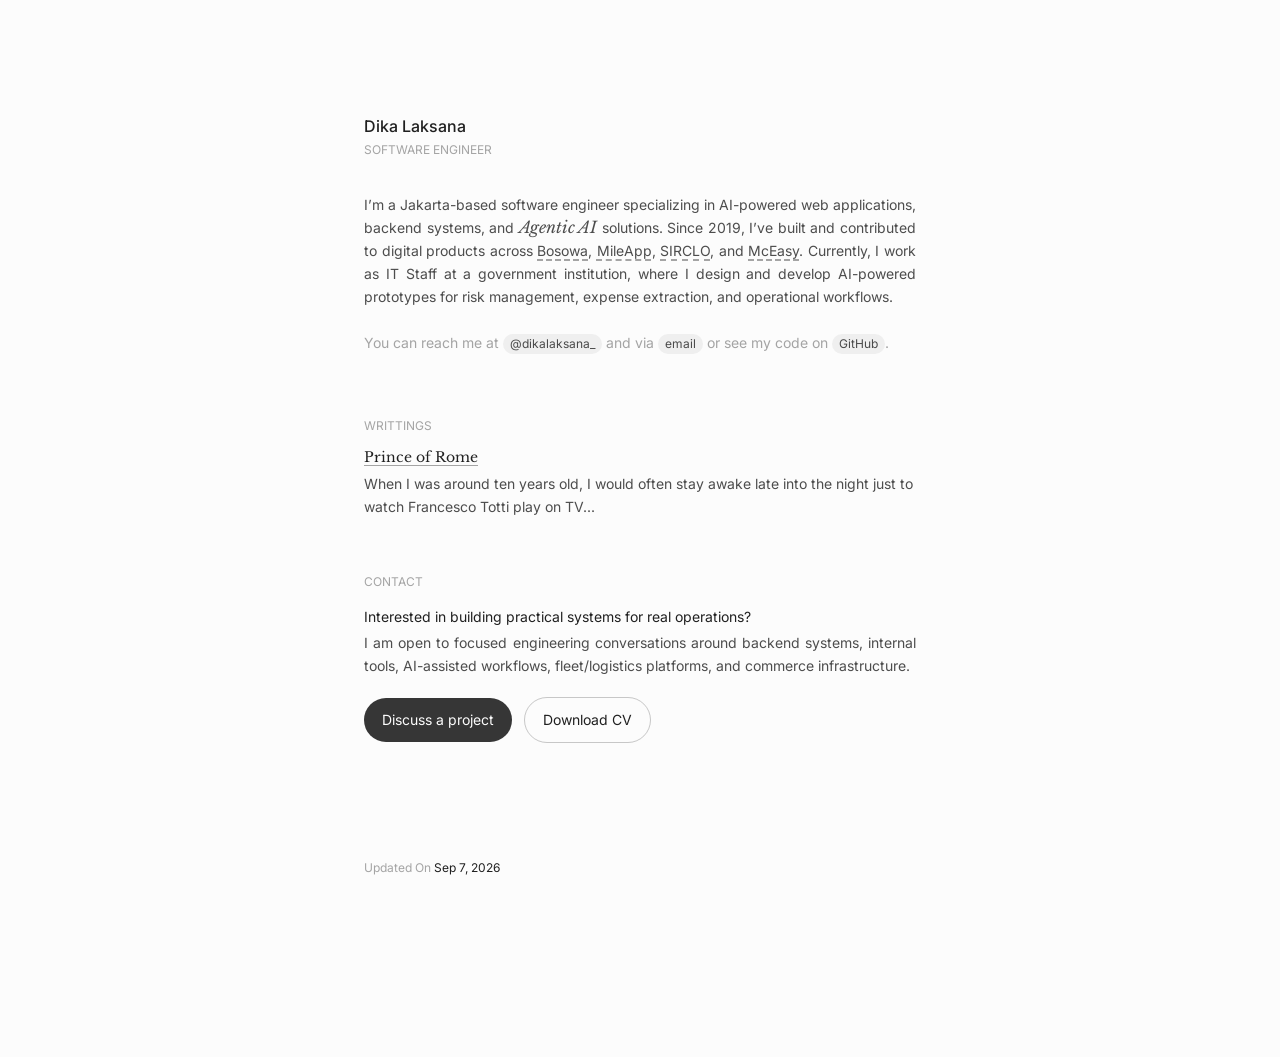
<file: index.html>
<!doctype html>
<html lang="en">
<head>
  <meta charset="utf-8">
  <meta name="viewport" content="width=device-width, initial-scale=1">
  <meta name="description" content="Dika Laksana Gusta is a Jakarta-based software engineer building AI-powered web applications, backend systems, and Agentic AI solutions.">
  <meta name="theme-color" content="#fcfcfc">
  <title>Dika Laksana</title>
  <link rel="icon" href="assets/favicon-white-circle.svg" type="image/svg+xml">
  <link rel="apple-touch-icon" href="assets/favicon-img-4463.jpg">
  <link rel="preconnect" href="https://fonts.googleapis.com">
  <link rel="preconnect" href="https://fonts.gstatic.com" crossorigin>
  <link rel="stylesheet" href="styles.css">
</head>
<body>
  <a class="skip-link" href="#main">Skip to content</a>
  <main class="portfolio" id="main">
    <header class="identity">
      <h1>Dika Laksana</h1>
      <p class="eyebrow">Software engineer</p>
    </header>
    <section aria-label="About me">
      <p class="bio-copy">I’m a Jakarta-based software engineer specializing in AI-powered web applications, backend systems, and <em class="serif-emphasis">Agentic AI</em> solutions. Since 2019, I’ve built and contributed to digital products across <span class="company-name">Bosowa</span>, <span class="company-name">MileApp</span>, <span class="company-name">SIRCLO</span>, and <span class="company-name">McEasy</span>. Currently, I work as IT Staff at a government institution, where I design and develop AI-powered prototypes for risk management, expense extraction, and operational workflows.</p>
      <p class="social">You can reach me at <a href="https://www.threads.com/dikalaksana_" target="_blank" rel="noopener noreferrer">@dikalaksana_</a> and via <a href="mailto:gustalaksanadika@gmail.com" target="_blank" rel="noopener noreferrer">email</a> or see my code on <a href="https://github.com/laksanagusta" target="_blank" rel="noopener noreferrer">GitHub</a>.</p>
    </section>
    <section class="writing" aria-labelledby="writings-heading">
      <h2 class="eyebrow" id="writings-heading">Writtings</h2>
      <article>
        <h3 class="writing-title"><a href="https://medium.com/@dikalaksana22/bootleg-the-biggest-heartbreak-of-my-life-prince-of-rome-0eb947a6760c" target="_blank" rel="noopener noreferrer">Prince of Rome</a></h3>
        <p>When I was around ten years old, I would often stay awake late into the night just to watch Francesco Totti play on TV...</p>
      </article>
    </section>
    <section class="contact" aria-labelledby="contact-heading">
      <h2 class="eyebrow" id="contact-heading">Contact</h2>
      <p class="contact-lead">Interested in building practical systems for real operations?</p>
      <p>I am open to focused engineering conversations around backend systems, internal tools, AI-assisted workflows, fleet/logistics platforms, and commerce infrastructure.</p>
      <div class="action-row">
        <a class="button" href="#contact-options" data-contact-trigger aria-haspopup="dialog" aria-expanded="false">Discuss a project</a>
        <a class="button button-secondary" href="assets/dika-laksana-cv.pdf" target="_blank" rel="noopener noreferrer" aria-label="Open CV PDF in a new tab">Download CV</a>
      </div>
    </section>
    <footer class="updated">Updated On <time datetime="2026-09-07">Sep 7, 2026</time></footer>
  </main>
  <dialog class="contact-popover" id="contact-options" aria-labelledby="contact-options-title">
    <div class="popover-card">
      <button class="popover-close" type="button" data-contact-close aria-label="Close contact options"><svg class="popover-close-icon" viewBox="0 0 24 24" aria-hidden="true"><path d="M6 6l12 12M18 6L6 18" /></svg></button>
      <h2 id="contact-options-title">Choose a way to connect</h2>
      <div class="contact-options">
        <a class="contact-option" href="mailto:gustalaksanadika@gmail.com?subject=Let%E2%80%99s%20discuss%20a%20project" target="_blank" rel="noopener noreferrer"><span class="contact-option-label">Email</span><span class="contact-option-value">gustalaksanadika@gmail.com</span><span class="contact-option-arrow" aria-hidden="true">↗</span></a>
        <a class="contact-option" href="https://wa.me/6281336110224" target="_blank" rel="noopener noreferrer"><span class="contact-option-label">WhatsApp</span><span class="contact-option-value">Chat on WhatsApp</span><span class="contact-option-arrow" aria-hidden="true">↗</span></a>
      </div>
    </div>
  </dialog>
  <script src="script.js" defer></script>
</body>
</html>
</file>
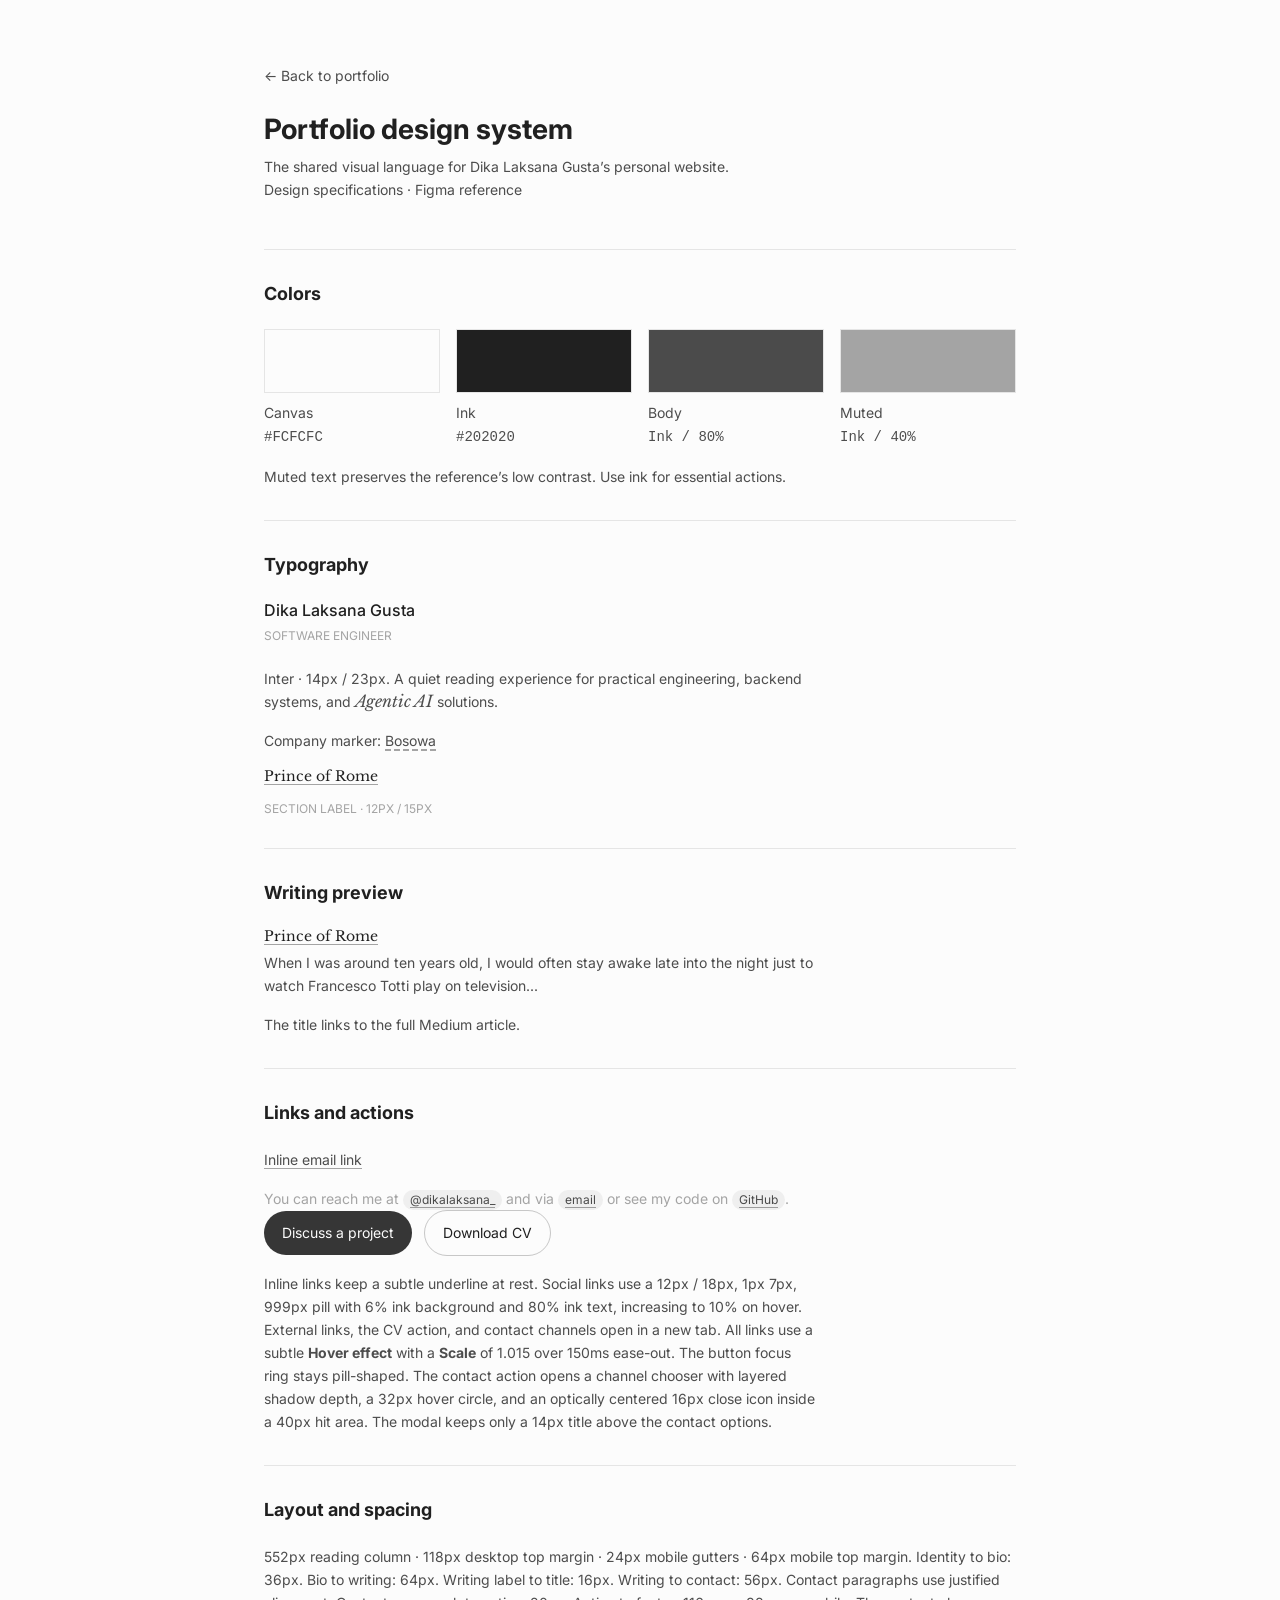
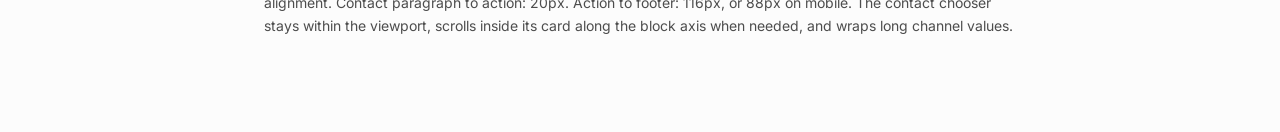
<file: design-system.html>
<!doctype html>
<html lang="en">
<head>
  <meta charset="utf-8">
  <meta name="viewport" content="width=device-width, initial-scale=1">
  <title>Design system — Dika Laksana Gusta</title>
  <link rel="icon" href="assets/favicon-white-circle.svg" type="image/svg+xml">
  <link rel="stylesheet" href="styles.css">
</head>
<body>
  <main class="system">
    <header><a href="index.html">← Back to portfolio</a><h1>Portfolio design system</h1><p>The shared visual language for Dika Laksana Gusta’s personal website.</p><p><a href="DESIGN.md">Design specifications</a> · <a href="https://www.figma.com/design/Manamb9xBMMkLMpvawxw1Z/Personal-Web?node-id=7-2" target="_blank" rel="noopener noreferrer">Figma reference</a></p></header>
    <section class="system-section"><h2>Colors</h2><div class="swatches">
      <div><span class="swatch" style="--swatch:var(--background)"></span>Canvas<br><code>#FCFCFC</code></div>
      <div><span class="swatch" style="--swatch:var(--ink)"></span>Ink<br><code>#202020</code></div>
      <div><span class="swatch" style="--swatch:var(--body)"></span>Body<br><code>Ink / 80%</code></div>
      <div><span class="swatch" style="--swatch:var(--muted)"></span>Muted<br><code>Ink / 40%</code></div>
    </div><p class="system-note">Muted text preserves the reference’s low contrast. Use ink for essential actions.</p></section>
    <section class="system-section"><h2>Typography</h2><div class="specimen">
      <header class="identity"><h3 style="font-size:16px;font-weight:500;line-height:20px;color:var(--ink)">Dika Laksana Gusta</h3><p class="eyebrow">Software engineer</p></header>
      <p>Inter · 14px / 23px. A quiet reading experience for practical engineering, backend systems, and <em class="serif-emphasis">Agentic AI</em> solutions.</p>
      <p>Company marker: <span class="company-name">Bosowa</span></p>
      <p class="writing-title"><a href="https://medium.com/@dikalaksana22/bootleg-the-biggest-heartbreak-of-my-life-prince-of-rome-0eb947a6760c" target="_blank" rel="noopener noreferrer">Prince of Rome</a></p><p class="eyebrow">Section label · 12px / 15px</p>
    </div></section>
    <section class="system-section"><h2>Writing preview</h2><article class="specimen"><h3 class="writing-title"><a href="https://medium.com/@dikalaksana22/bootleg-the-biggest-heartbreak-of-my-life-prince-of-rome-0eb947a6760c" target="_blank" rel="noopener noreferrer">Prince of Rome</a></h3><p>When I was around ten years old, I would often stay awake late into the night just to watch Francesco Totti play on television...</p></article><p class="system-note">The title links to the full Medium article.</p></section>
    <section class="system-section"><h2>Links and actions</h2><div class="specimen"><p><a href="mailto:gustalaksanadika@gmail.com" target="_blank" rel="noopener noreferrer">Inline email link</a></p><p class="social">You can reach me at <a href="https://www.instagram.com/dikalaksana_" target="_blank" rel="noopener noreferrer">@dikalaksana_</a> and via <a href="mailto:gustalaksanadika@gmail.com" target="_blank" rel="noopener noreferrer">email</a> or see my code on <a href="https://github.com/laksanagusta" target="_blank" rel="noopener noreferrer">GitHub</a>.</p><div class="action-row"><a class="button" href="#contact-options" data-contact-trigger aria-haspopup="dialog" aria-expanded="false">Discuss a project</a><a class="button button-secondary" href="assets/dika-laksana-cv.pdf" target="_blank" rel="noopener noreferrer" aria-label="Open CV PDF in a new tab">Download CV</a></div><p class="system-note">Inline links keep a subtle underline at rest. Social links use a 12px / 18px, 1px 7px, 999px pill with 6% ink background and 80% ink text, increasing to 10% on hover. External links, the CV action, and contact channels open in a new tab. All links use a subtle <strong>Hover effect</strong> with a <strong>Scale</strong> of 1.015 over 150ms ease-out. The button focus ring stays pill-shaped. The contact action opens a channel chooser with layered shadow depth, a 32px hover circle, and an optically centered 16px close icon inside a 40px hit area. The modal keeps only a 14px title above the contact options.</p></div></section>
    <section class="system-section"><h2>Layout and spacing</h2><p>552px reading column · 118px desktop top margin · 24px mobile gutters · 64px mobile top margin. Identity to bio: 36px. Bio to writing: 64px. Writing label to title: 16px. Writing to contact: 56px. Contact paragraphs use justified alignment. Contact paragraph to action: 20px. Action to footer: 116px, or 88px on mobile. The contact chooser stays within the viewport, scrolls inside its card along the block axis when needed, and wraps long channel values.</p></section>
  </main>
  <dialog class="contact-popover" id="contact-options" aria-labelledby="contact-options-title">
    <div class="popover-card">
      <button class="popover-close" type="button" data-contact-close aria-label="Close contact options"><svg class="popover-close-icon" viewBox="0 0 24 24" aria-hidden="true"><path d="M6 6l12 12M18 6L6 18" /></svg></button>
      <h2 id="contact-options-title">Choose a way to connect</h2>
      <div class="contact-options">
        <a class="contact-option" href="mailto:gustalaksanadika@gmail.com?subject=Let%E2%80%99s%20discuss%20a%20project" target="_blank" rel="noopener noreferrer"><span class="contact-option-label">Email</span><span class="contact-option-value">gustalaksanadika@gmail.com</span><span class="contact-option-arrow" aria-hidden="true">↗</span></a>
        <a class="contact-option" href="https://wa.me/6281336110224" target="_blank" rel="noopener noreferrer"><span class="contact-option-label">WhatsApp</span><span class="contact-option-value">Chat on WhatsApp</span><span class="contact-option-arrow" aria-hidden="true">↗</span></a>
      </div>
    </div>
  </dialog>
  <script src="script.js" defer></script>
</body>
</html>
</file>
<file: styles.css>
@import url('https://fonts.googleapis.com/css2?family=Inter:wght@400;500&family=Libre+Baskerville:ital,wght@0,400;1,400&display=swap');

:root {
  color-scheme: light;
  --background: #fcfcfc;
  --ink: #202020;
  --body: rgb(32 32 32 / 80%);
  --muted: rgb(32 32 32 / 40%);
  --action: #363636;
  --column: 552px;
  --sans: 'Inter', system-ui, sans-serif;
  --serif: 'Libre Baskerville', Georgia, 'Times New Roman', serif;
}

* { box-sizing: border-box; }
body { margin: 0; background: var(--background); color: var(--body); font: 400 14px/23px var(--sans); -webkit-font-smoothing: antialiased; }
a { display: inline-block; color: inherit; text-decoration: none; text-underline-offset: 3px; transform-origin: center; transition: transform 150ms ease-out, text-decoration-color 150ms ease; }
a:hover { text-decoration: underline; transform: scale(1.015); }
a:focus-visible { outline: 2px solid var(--ink); outline-offset: 5px; border-radius: 2px; }
p, h1, h2, h3 { margin: 0; }
.portfolio { width: min(var(--column), calc(100% - 48px)); margin: 118px auto 0; padding-bottom: 180px; }
.identity { margin-bottom: 36px; }
.identity h1 { color: var(--ink); font-size: 16px; font-weight: 500; line-height: 16px; }
.eyebrow { color: var(--muted); font-size: 12px; font-weight: 400; line-height: 15px; text-transform: uppercase; }
.identity .eyebrow { margin-top: 8px; }
.bio-copy { text-align: justify; }
.serif-emphasis { font-family: var(--serif); font-size: 16px; }
.company-name { text-decoration-line: underline; text-decoration-style: dashed; text-decoration-color: var(--muted); text-decoration-thickness: 2px; text-underline-offset: 3px; }
.social { margin-top: 23px; color: var(--muted); }
.social a { padding-block: 1px; padding-inline: 7px; border-radius: 999px; background: rgb(32 32 32 / 6%); color: rgb(32 32 32 / 80%); font-size: 12px; line-height: 18px; text-decoration: none; }
.social a:hover { background: rgb(32 32 32 / 10%); color: rgb(32 32 32 / 80%); text-decoration: none; }
.writing-title a,
.specimen a:not(.button) { text-decoration-line: underline; text-decoration-color: var(--muted); }
.writing { margin-top: 64px; }
.writing .eyebrow { margin-bottom: 16px; }
.writing-title { color: var(--ink); font: 400 14px/17px var(--serif); margin-bottom: 6px; }
.contact { margin-top: 56px; }
.contact .eyebrow { margin-bottom: 16px; }
.contact > p { text-align: justify; }
.contact-lead { color: var(--ink); margin-bottom: 3px; }
.action-row { display: flex; flex-wrap: wrap; align-items: center; gap: 12px; }
.button { display: inline-flex; align-items: center; justify-content: center; min-height: 44px; padding: 12px 18px; border-radius: 999px; background: var(--action); color: var(--background); font: 400 14px/20px var(--sans); transition: background-color 150ms ease, transform 150ms ease-out; }
.button:hover { background: var(--ink); text-decoration: none; }
.button:focus-visible { border-radius: 999px; }
.button-secondary { border: 1px solid rgb(32 32 32 / 24%); background: transparent; color: var(--ink); }
.button-secondary:hover { border-color: rgb(32 32 32 / 40%); background: rgb(32 32 32 / 6%); color: var(--ink); }
.contact .action-row { margin-top: 20px; }
.updated { margin-top: 116px; color: var(--muted); font-size: 12px; line-height: 18px; }
.updated time { color: var(--ink); }
.contact-popover { width: min(440px, calc(100vw - 32px)); max-width: none; max-block-size: calc(100dvh - 32px); overflow: visible; margin: auto; padding: 0; border: 0; background: transparent; color: var(--body); opacity: 0; transform: translateY(10px) scale(.98); transition: opacity 280ms cubic-bezier(.2, 0, 0, 1), transform 280ms cubic-bezier(.2, 0, 0, 1); }
.contact-popover.is-visible { opacity: 1; transform: translateY(0) scale(1); }
.contact-popover.is-closing { opacity: 0; transform: translateY(4px) scale(.985); transition-duration: 180ms; transition-timing-function: cubic-bezier(.3, 0, 1, 1); }
.contact-popover::backdrop { background: rgb(255 255 255 / 0%); -webkit-backdrop-filter: blur(0); backdrop-filter: blur(0); transition: background-color 280ms cubic-bezier(.2, 0, 0, 1), backdrop-filter 280ms cubic-bezier(.2, 0, 0, 1); }
.contact-popover.is-visible::backdrop { background: rgb(255 255 255 / 72%); -webkit-backdrop-filter: blur(4px); backdrop-filter: blur(4px); }
.contact-popover.is-closing::backdrop { background: rgb(255 255 255 / 0%); -webkit-backdrop-filter: blur(0); backdrop-filter: blur(0); transition-duration: 180ms; transition-timing-function: cubic-bezier(.3, 0, 1, 1); }
.popover-card { position: relative; max-block-size: calc(100dvh - 32px); overflow-x: hidden; overflow-y: auto; padding: 28px; border: 0; border-radius: 18px; background: var(--background); box-shadow: 0 0 2px rgb(32 32 32 / 12%), 0 10px 24px rgb(32 32 32 / 8%); }
.popover-close { position: absolute; inset-block-start: 16px; inset-inline-end: 16px; display: grid; width: 40px; height: 40px; place-items: center; padding: 0; border: 0; border-radius: 50%; background: transparent; color: var(--muted); cursor: pointer; line-height: 0; transition: color 150ms ease-out; }
.popover-close::before { position: absolute; inset: 4px; border-radius: 50%; background: transparent; content: ''; pointer-events: none; transition: background-color 150ms ease-out; }
.popover-close-icon { position: relative; z-index: 1; display: block; width: 16px; height: 16px; transform: translateY(-.5px); }
.popover-close-icon path { fill: none; stroke: currentColor; stroke-width: 1.75; stroke-linecap: square; }
.popover-close:hover { color: var(--ink); }
.popover-close:hover::before { background: rgb(32 32 32 / 7%); }
.popover-card h2 { max-width: 300px; margin-top: 0; color: var(--ink); font-size: 14px; font-weight: 500; line-height: 20px; text-wrap: balance; }
.contact-options { display: grid; gap: 12px; margin-top: 24px; }
.contact-option { position: relative; display: flex; flex-direction: column; gap: 4px; padding-block: 16px; padding-inline: 17px 42px; border: 1px solid rgb(32 32 32 / 13%); border-radius: 12px; background: var(--background); transition: border-color 150ms ease-out, background-color 150ms ease-out, transform 150ms ease-out; }
.contact-option:hover { border-color: rgb(32 32 32 / 28%); background: #fff; text-decoration: none; }
.contact-option-label { color: var(--muted); font-size: 11px; line-height: 15px; text-transform: uppercase; letter-spacing: .08em; }
.contact-option-value { min-inline-size: 0; color: var(--ink); font-size: 14px; line-height: 20px; overflow-wrap: anywhere; }
.contact-option-arrow { position: absolute; inset-block-start: 50%; inset-inline-end: 17px; color: var(--muted); font-size: 20px; line-height: 1; transform: translateY(-50%); }
.skip-link { position: absolute; inset-block-start: 16px; inset-inline-start: 24px; padding: 8px 12px; background: var(--ink); color: var(--background); transform: translateY(-200%); }
.skip-link:focus { transform: translateY(0); }
.system { max-width: 800px; margin: 64px auto; padding: 0 24px; }
.system > header { margin-bottom: 48px; }
.system > header h1 { margin: 24px 0 8px; font-size: 28px; line-height: 36px; color: var(--ink); }
.system-section { padding: 32px 0; border-top: 1px solid #e5e5e5; }
.system-section > h2 { margin-bottom: 24px; font-size: 18px; color: var(--ink); }
.swatches { display: grid; grid-template-columns: repeat(4, 1fr); gap: 16px; }
.swatch { display: block; height: 64px; border: 1px solid #e5e5e5; margin-bottom: 8px; background: var(--swatch); }
.specimen { max-width: var(--column); }
.specimen .identity { margin-bottom: 24px; }
.specimen > p + p { margin-top: 16px; }
.system-note { margin-top: 16px; }
@media (max-width: 640px) {
  .portfolio { margin-top: 64px; padding-bottom: 72px; }
  .bio-copy { text-align: left; }
  .updated { margin-top: 88px; }
  .swatches { grid-template-columns: repeat(2, 1fr); }
  .popover-card { padding: 26px 20px 20px; }
}
@media (prefers-reduced-motion: reduce) {
  a, .button, .contact-popover, .contact-popover::backdrop, .popover-close, .popover-close::before, .contact-option { transition: none; }
  a:hover { transform: none; }
  .contact-popover, .contact-popover.is-visible, .contact-popover.is-closing { opacity: 1; transform: none; }
  .contact-popover::backdrop, .contact-popover.is-visible::backdrop, .contact-popover.is-closing::backdrop { background: rgb(255 255 255 / 72%); -webkit-backdrop-filter: blur(4px); backdrop-filter: blur(4px); }
}
</file>
